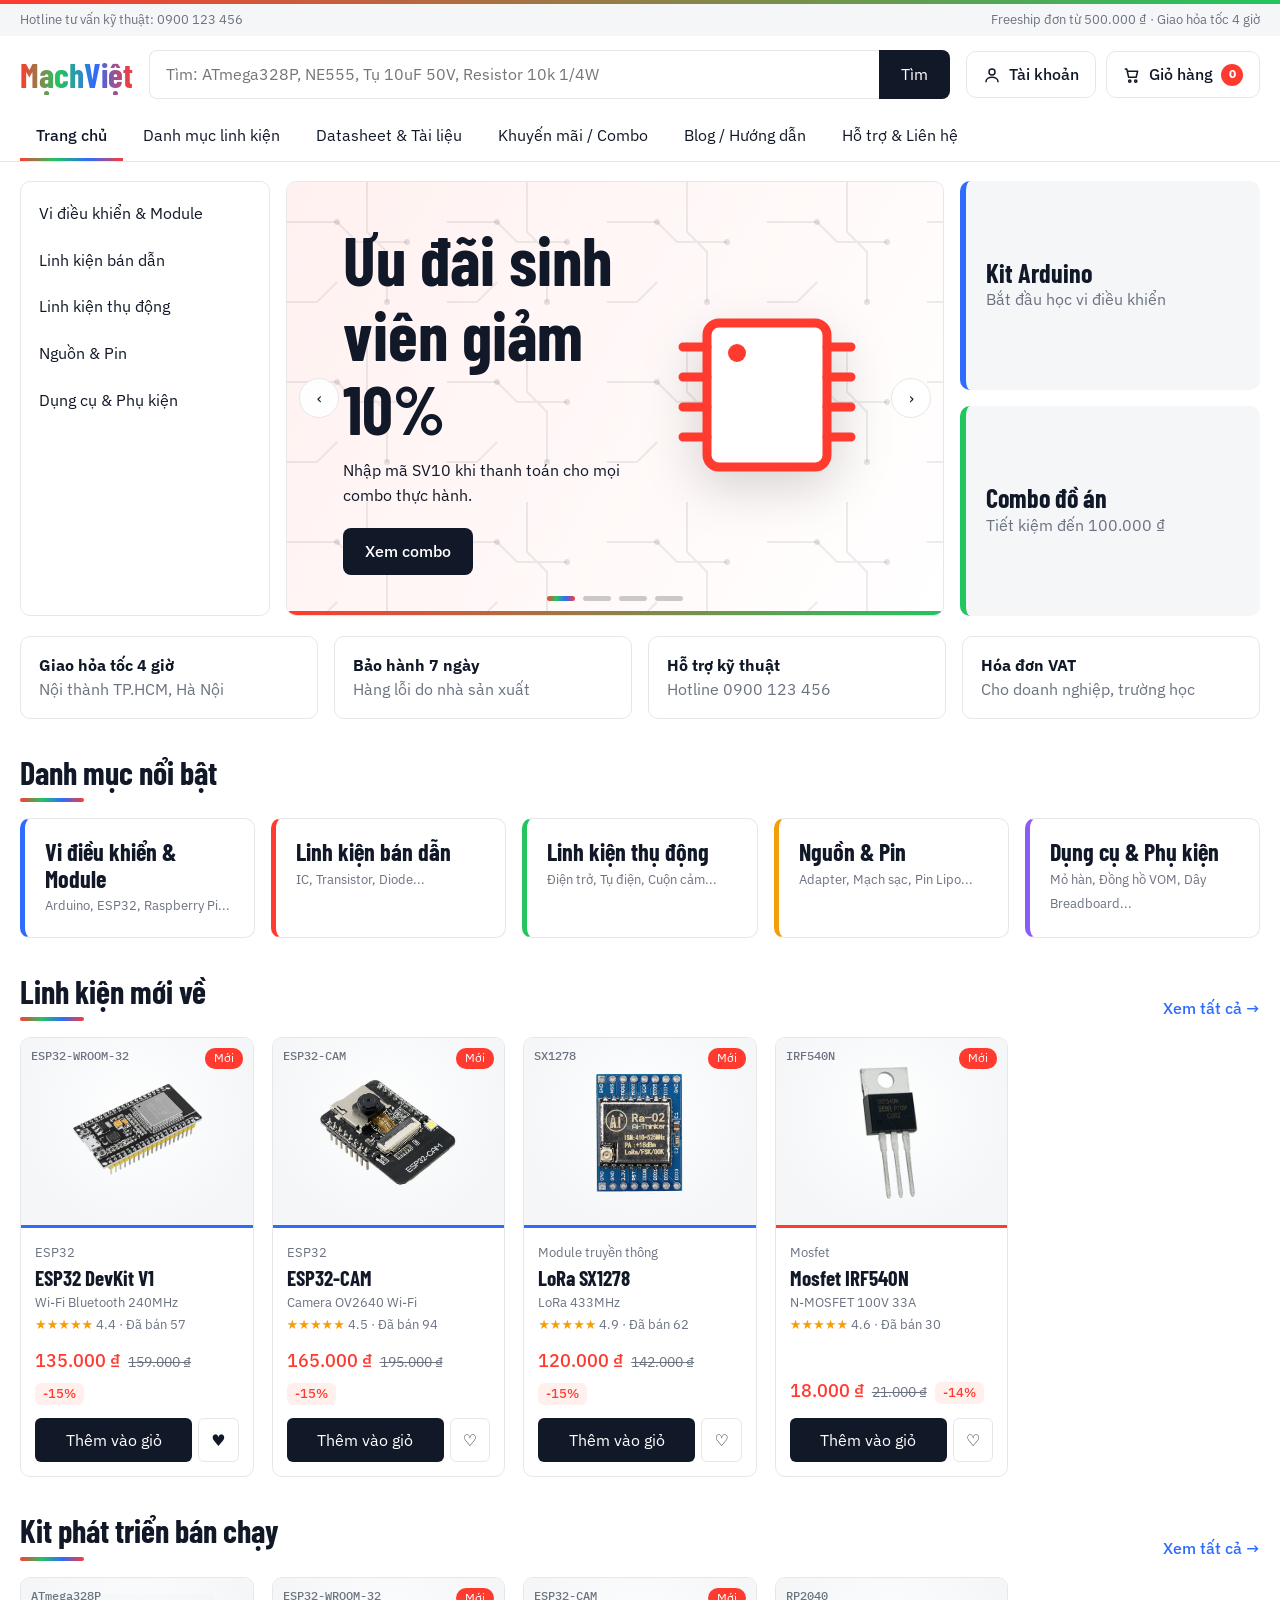
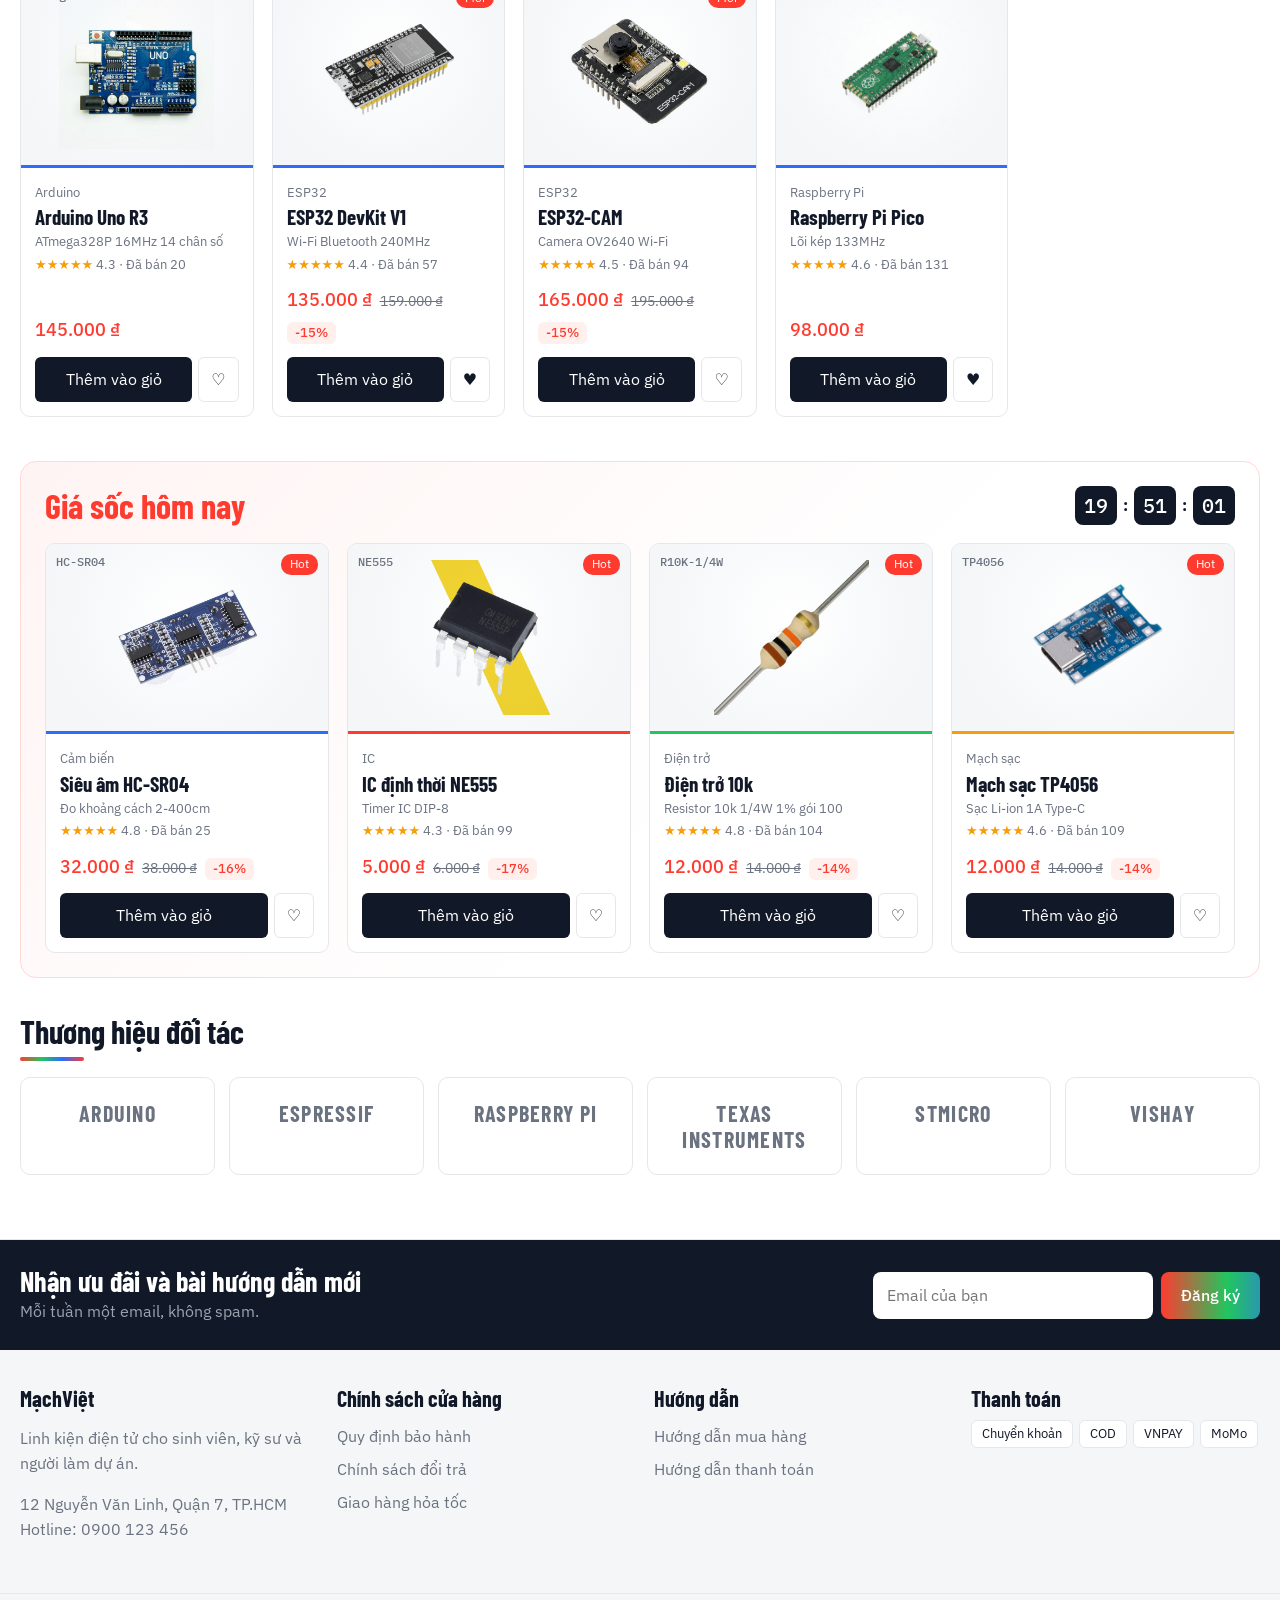
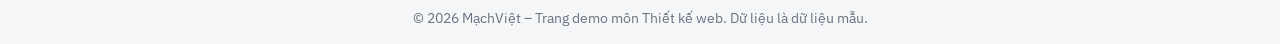
<file: index.html>
<!DOCTYPE html>
<html lang="vi">
<head>
  <meta charset="utf-8">
  <meta name="viewport" content="width=device-width, initial-scale=1">
  <title>Trang chủ – MạchViệt</title>
  <link rel="stylesheet" href="https://fonts.googleapis.com/css2?family=Barlow+Condensed:wght@600;700&family=IBM+Plex+Sans:wght@400;500&family=IBM+Plex+Mono:wght@500&display=swap">
  <link rel="stylesheet" href="css/base.css">
  <link rel="stylesheet" href="css/header.css">
  <link rel="stylesheet" href="css/footer.css">
  <link rel="stylesheet" href="css/home.css">
  <link rel="stylesheet" href="css/products.css">
  <link rel="stylesheet" href="css/cart.css">
  <link rel="stylesheet" href="css/pages.css">
  <link rel="stylesheet" href="css/sections.css">
  <link rel="stylesheet" href="css/theme.css">
</head>
<body data-page="home">
  <header id="site-header"></header>

  <main class="container">
    <section class="hero">
      <ul class="mega" id="mega"></ul>

      <div class="slider">
        <div class="slider-track" id="track">
          <div class="slide" style="background: linear-gradient(120deg, #fff1f0, #fff)">
            <div><h1>Ưu đãi sinh viên giảm 10%</h1><p>Nhập mã SV10 khi thanh toán cho mọi combo thực hành.</p><a class="btn" href="combo.html">Xem combo</a></div>
            <div class="slide-art" data-color="#ff3b30"></div>
          </div>
          <div class="slide" style="background: linear-gradient(120deg, #eefbf2, #fff)">
            <div><h1>ESP32 mới về kho</h1><p>Wi-Fi, Bluetooth và camera cho dự án IoT của bạn.</p><a class="btn" href="danh-muc.html?cat=0&sub=ESP32">Xem ESP32</a></div>
            <div class="slide-art" data-color="#22c55e"></div>
          </div>
          <div class="slide" style="background: linear-gradient(120deg, #eef3ff, #fff)">
            <div><h1>Đủ linh kiện cho đồ án</h1><p>Vi điều khiển, cảm biến, nguồn và dụng cụ trong một đơn.</p><a class="btn" href="danh-muc.html">Vào danh mục</a></div>
            <div class="slide-art" data-color="#2f6bff"></div>
          </div>
          <div class="slide" style="background: linear-gradient(120deg, #f6f0ff, #fff)">
            <div><h1>Freeship từ 500.000 ₫</h1><p>Giao hỏa tốc 4 giờ tại TP.HCM và Hà Nội.</p><a class="btn" href="ho-tro.html">Xem hỗ trợ</a></div>
            <div class="slide-art" data-color="#8b5cf6"></div>
          </div>
        </div>
        <button class="slider-btn prev" data-dir="-1" aria-label="Slide trước">‹</button>
        <button class="slider-btn next" data-dir="1" aria-label="Slide sau">›</button>
        <div class="slider-dots" id="dots"></div>
      </div>

      <div class="hero-side">
        <a class="mini-banner" style="--c: #2f6bff" href="danh-muc.html?cat=0&sub=Arduino"><h3>Kit Arduino</h3><span class="muted">Bắt đầu học vi điều khiển</span></a>
        <a class="mini-banner" style="--c: #22c55e" href="combo.html"><h3>Combo đồ án</h3><span class="muted">Tiết kiệm đến 100.000 ₫</span></a>
      </div>
    </section>

    <section class="perks">
      <div class="perk"><b>Giao hỏa tốc 4 giờ</b><span class="muted">Nội thành TP.HCM, Hà Nội</span></div>
      <div class="perk"><b>Bảo hành 7 ngày</b><span class="muted">Hàng lỗi do nhà sản xuất</span></div>
      <div class="perk"><b>Hỗ trợ kỹ thuật</b><span class="muted">Hotline 0900 123 456</span></div>
      <div class="perk"><b>Hóa đơn VAT</b><span class="muted">Cho doanh nghiệp, trường học</span></div>
    </section>

    <h2 class="section-title">Danh mục nổi bật</h2>
    <div class="tiles" id="tiles"></div>

    <div class="section-head"><h2 class="section-title">Linh kiện mới về</h2><a href="danh-muc.html">Xem tất cả →</a></div>
    <div class="grid" id="new-grid"></div>

    <div class="section-head"><h2 class="section-title">Kit phát triển bán chạy</h2><a href="danh-muc.html?cat=0">Xem tất cả →</a></div>
    <div class="grid" id="kit-grid"></div>

    <section class="flash">
      <div class="flash-head">
        <h2>Giá sốc hôm nay</h2>
        <div class="countdown" id="cd"></div>
      </div>
      <div class="grid" id="flash-grid"></div>
    </section>

    <h2 class="section-title">Thương hiệu đối tác</h2>
    <div class="brands">
      <span>Arduino</span><span>Espressif</span><span>Raspberry Pi</span>
      <span>Texas Instruments</span><span>STMicro</span><span>Vishay</span>
    </div>
  </main>

  <footer id="site-footer"></footer>

  <script src="js/data.js"></script>
  <script src="js/layout.js"></script>
  <script src="js/render.js"></script>
</body>
</html>
</file>
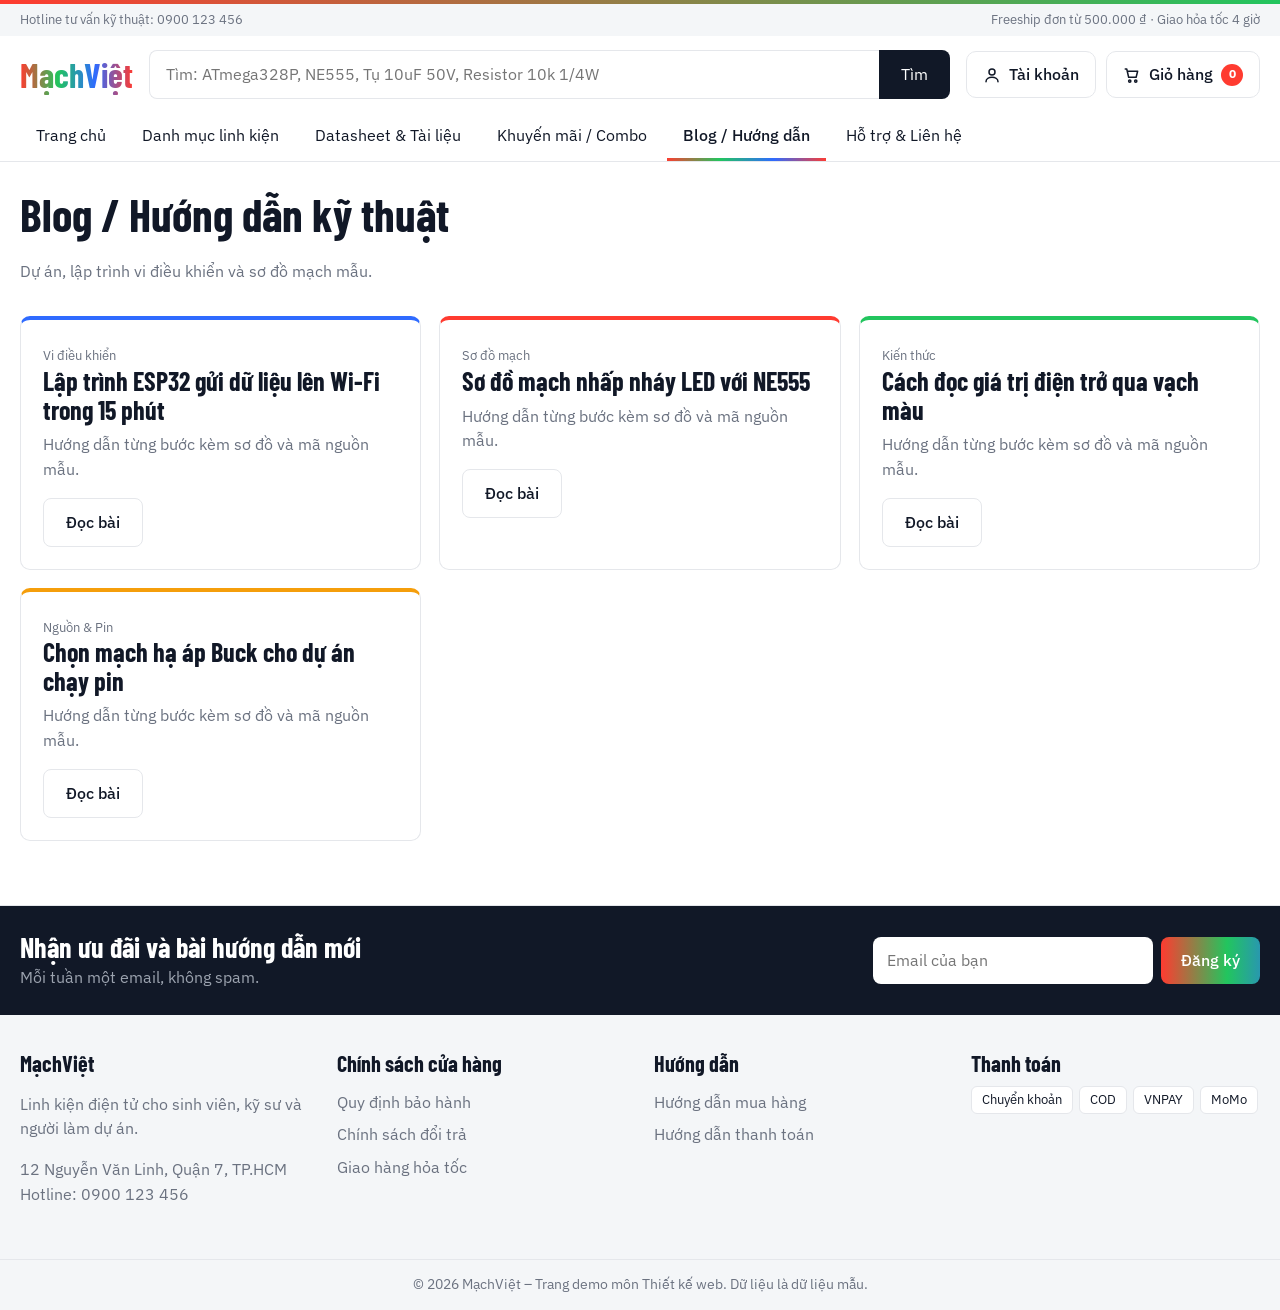
<file: blog.html>
<!DOCTYPE html>
<html lang="vi">
<head>
  <meta charset="utf-8">
  <meta name="viewport" content="width=device-width, initial-scale=1">
  <title>Blog / Hướng dẫn – MạchViệt</title>
  <link rel="stylesheet" href="https://fonts.googleapis.com/css2?family=Barlow+Condensed:wght@600;700&family=IBM+Plex+Sans:wght@400;500&family=IBM+Plex+Mono:wght@500&display=swap">
  <link rel="stylesheet" href="css/base.css">
  <link rel="stylesheet" href="css/header.css">
  <link rel="stylesheet" href="css/footer.css">
  <link rel="stylesheet" href="css/home.css">
  <link rel="stylesheet" href="css/products.css">
  <link rel="stylesheet" href="css/cart.css">
  <link rel="stylesheet" href="css/pages.css">
  <link rel="stylesheet" href="css/sections.css">
  <link rel="stylesheet" href="css/theme.css">
</head>
<body data-page="blog">
  <header id="site-header"></header>

  <main class="container">
    <h1 class="page-title">Blog / Hướng dẫn kỹ thuật</h1>
    <p class="muted">Dự án, lập trình vi điều khiển và sơ đồ mạch mẫu.</p>

    <div class="two-col" id="post-list"></div>
  </main>

  <footer id="site-footer"></footer>

  <script src="js/data.js"></script>
  <script src="js/layout.js"></script>
  <script src="js/render.js"></script>
</body>
</html>
</file>
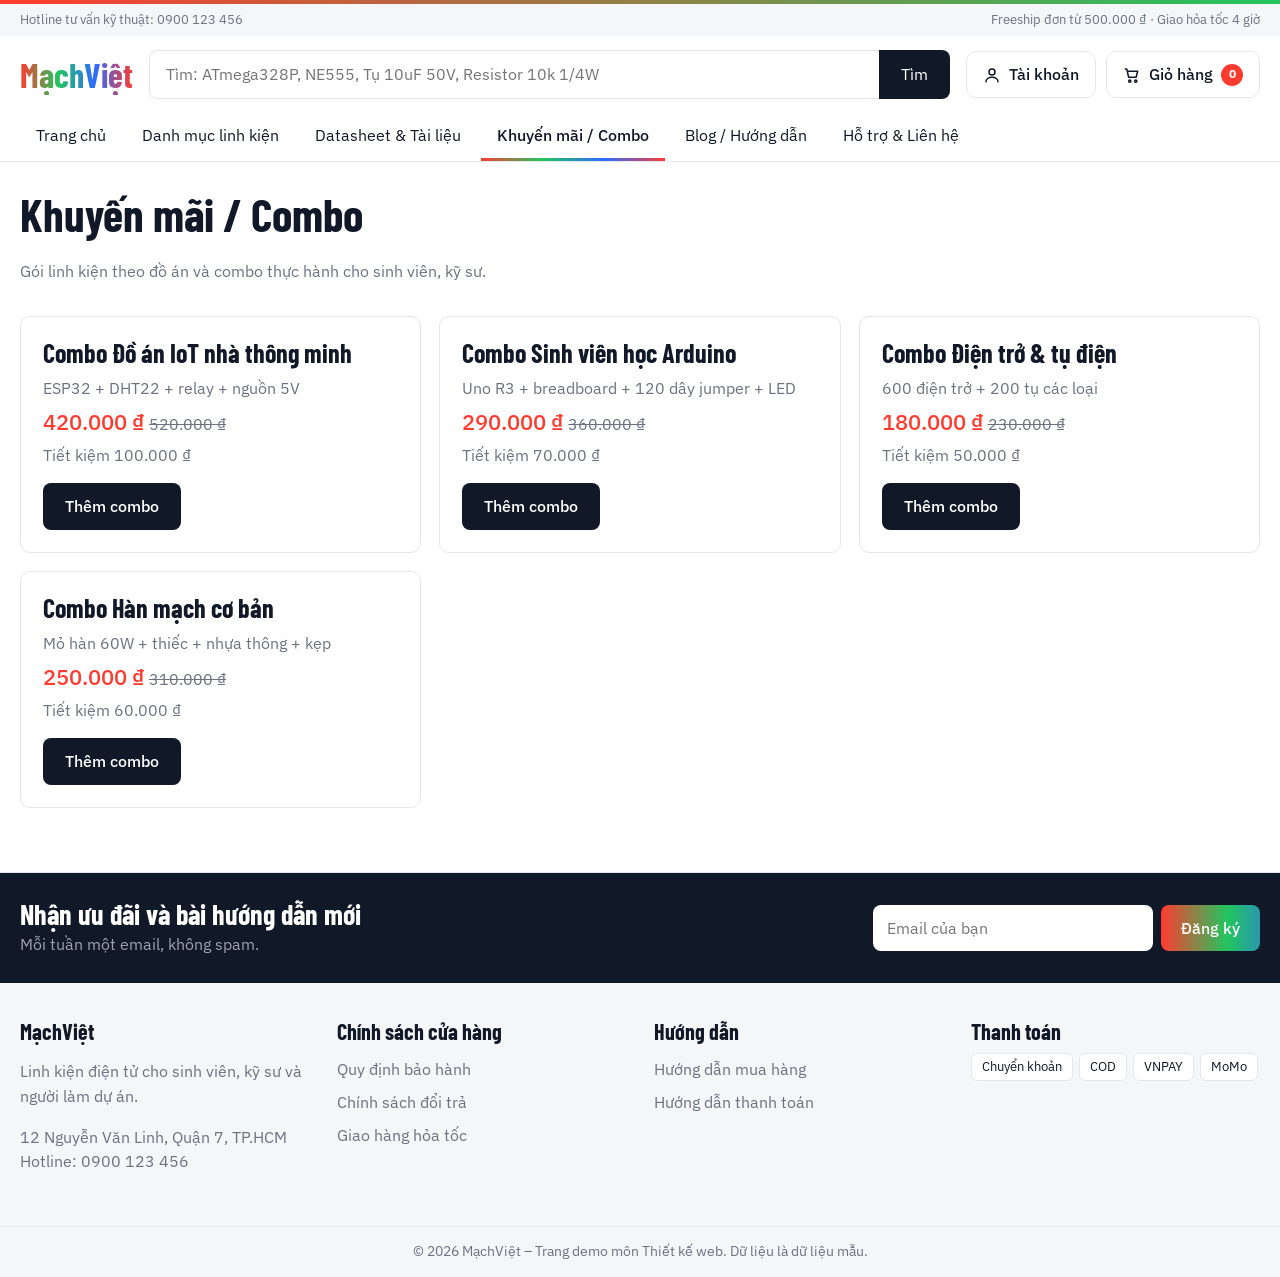
<file: combo.html>
<!DOCTYPE html>
<html lang="vi">
<head>
  <meta charset="utf-8">
  <meta name="viewport" content="width=device-width, initial-scale=1">
  <title>Khuyến mãi / Combo – MạchViệt</title>
  <link rel="stylesheet" href="https://fonts.googleapis.com/css2?family=Barlow+Condensed:wght@600;700&family=IBM+Plex+Sans:wght@400;500&family=IBM+Plex+Mono:wght@500&display=swap">
  <link rel="stylesheet" href="css/base.css">
  <link rel="stylesheet" href="css/header.css">
  <link rel="stylesheet" href="css/footer.css">
  <link rel="stylesheet" href="css/home.css">
  <link rel="stylesheet" href="css/products.css">
  <link rel="stylesheet" href="css/cart.css">
  <link rel="stylesheet" href="css/pages.css">
  <link rel="stylesheet" href="css/sections.css">
  <link rel="stylesheet" href="css/theme.css">
</head>
<body data-page="combo">
  <header id="site-header"></header>

  <main class="container">
    <h1 class="page-title">Khuyến mãi / Combo</h1>
    <p class="muted">Gói linh kiện theo đồ án và combo thực hành cho sinh viên, kỹ sư.</p>

    <div class="two-col" id="combo-list"></div>
  </main>

  <footer id="site-footer"></footer>

  <script src="js/data.js"></script>
  <script src="js/layout.js"></script>
  <script src="js/render.js"></script>
</body>
</html>
</file>
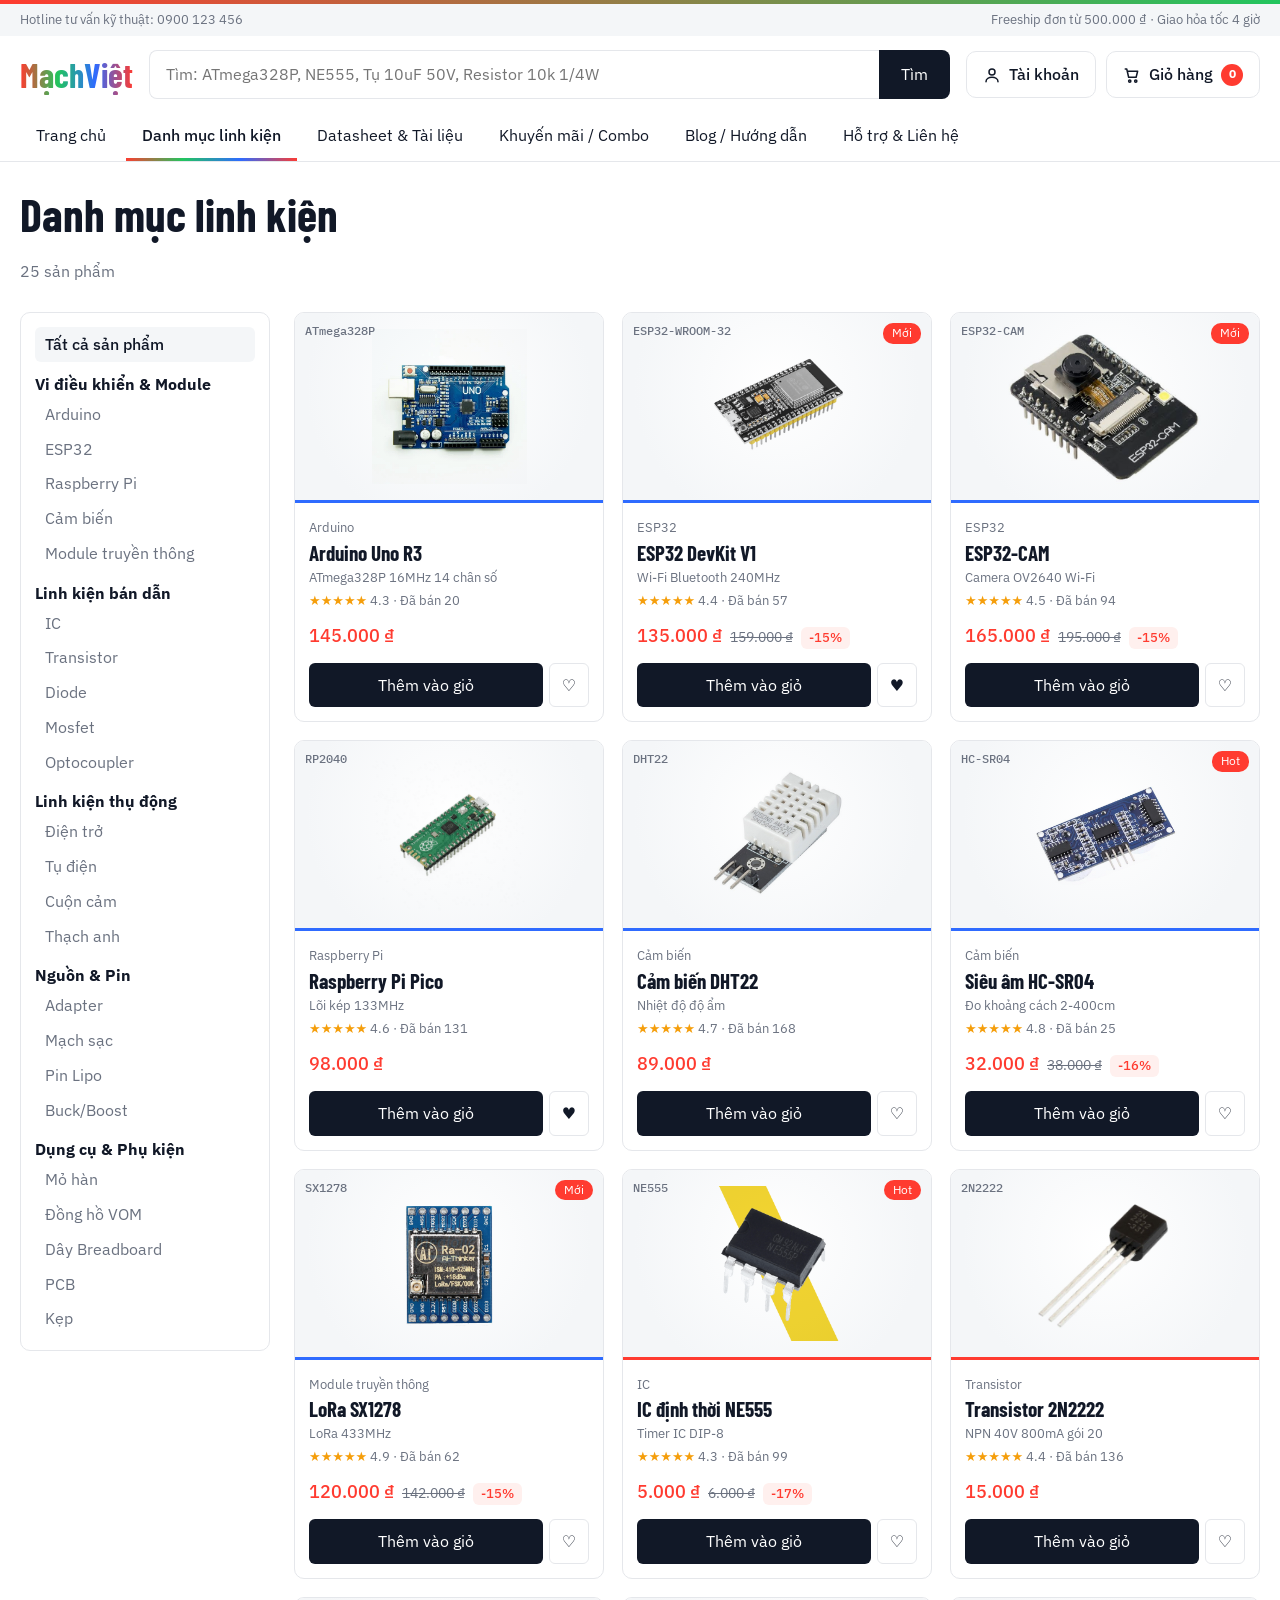
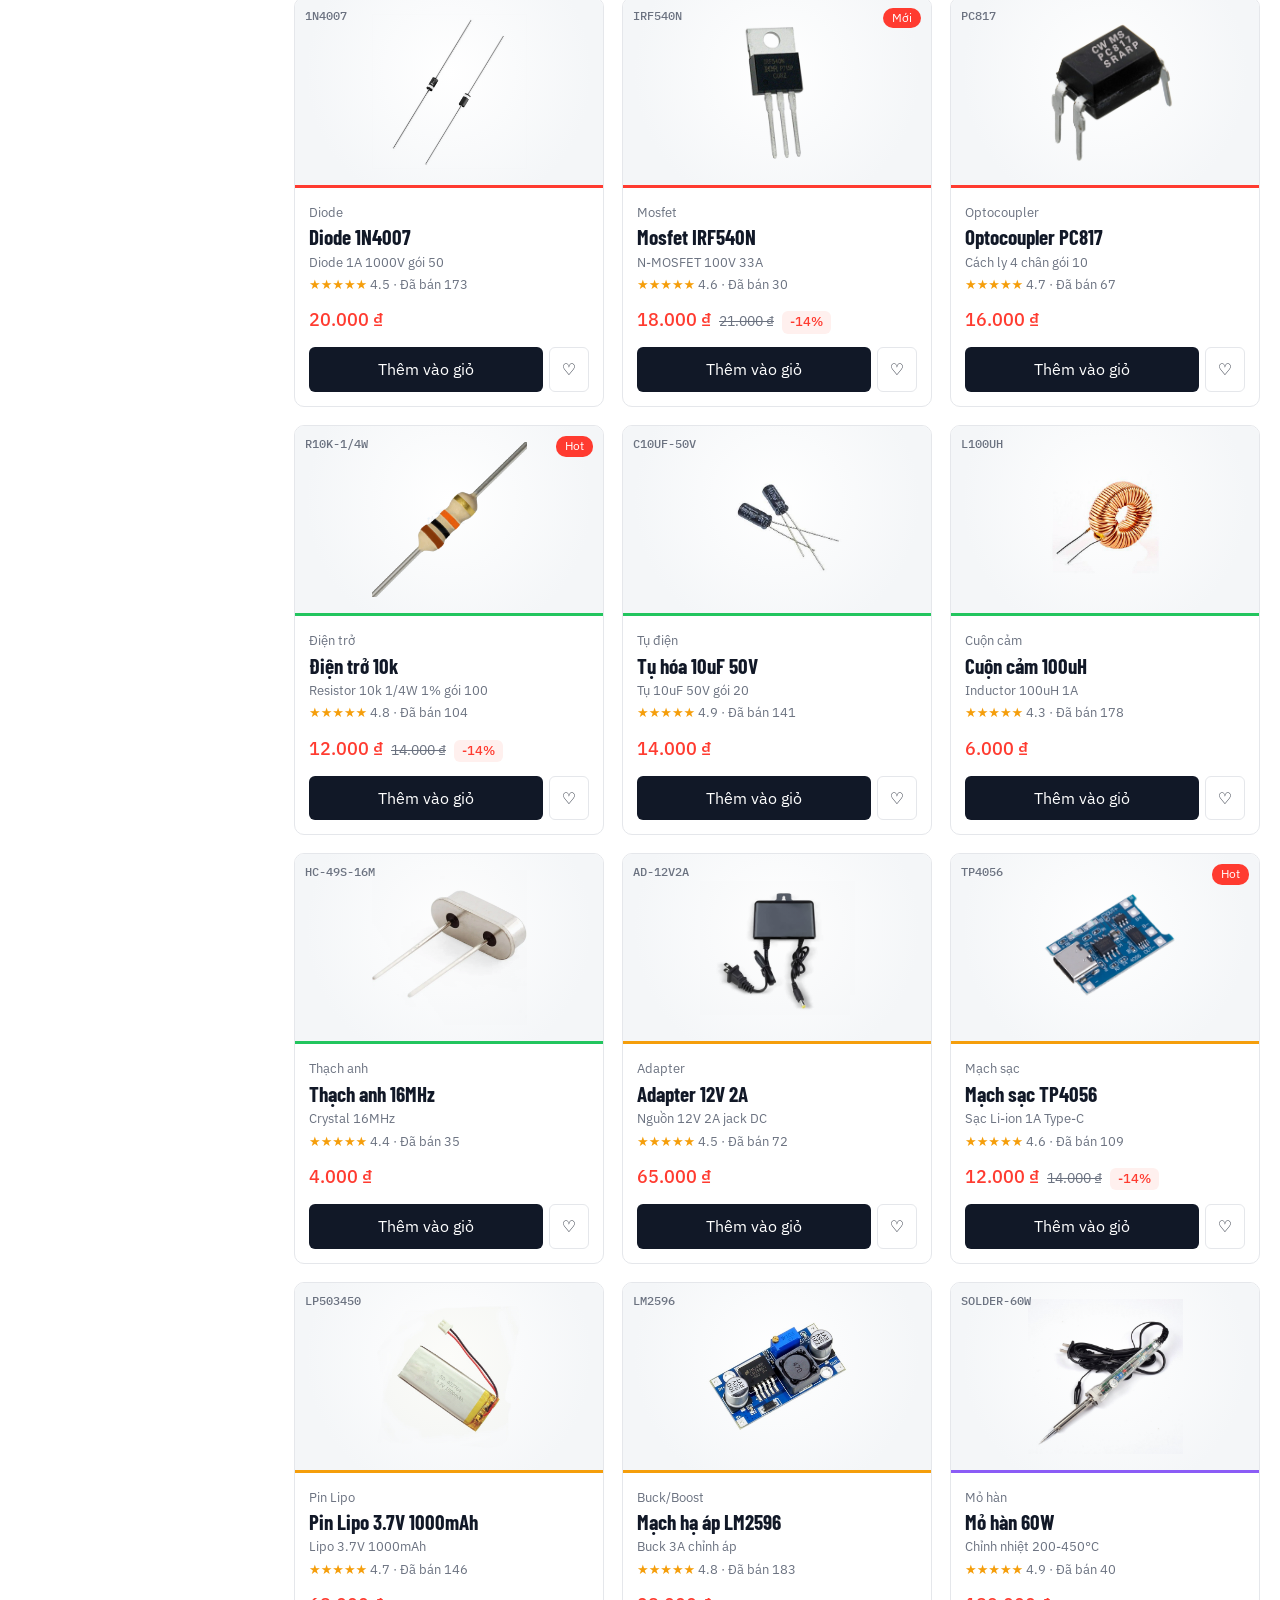
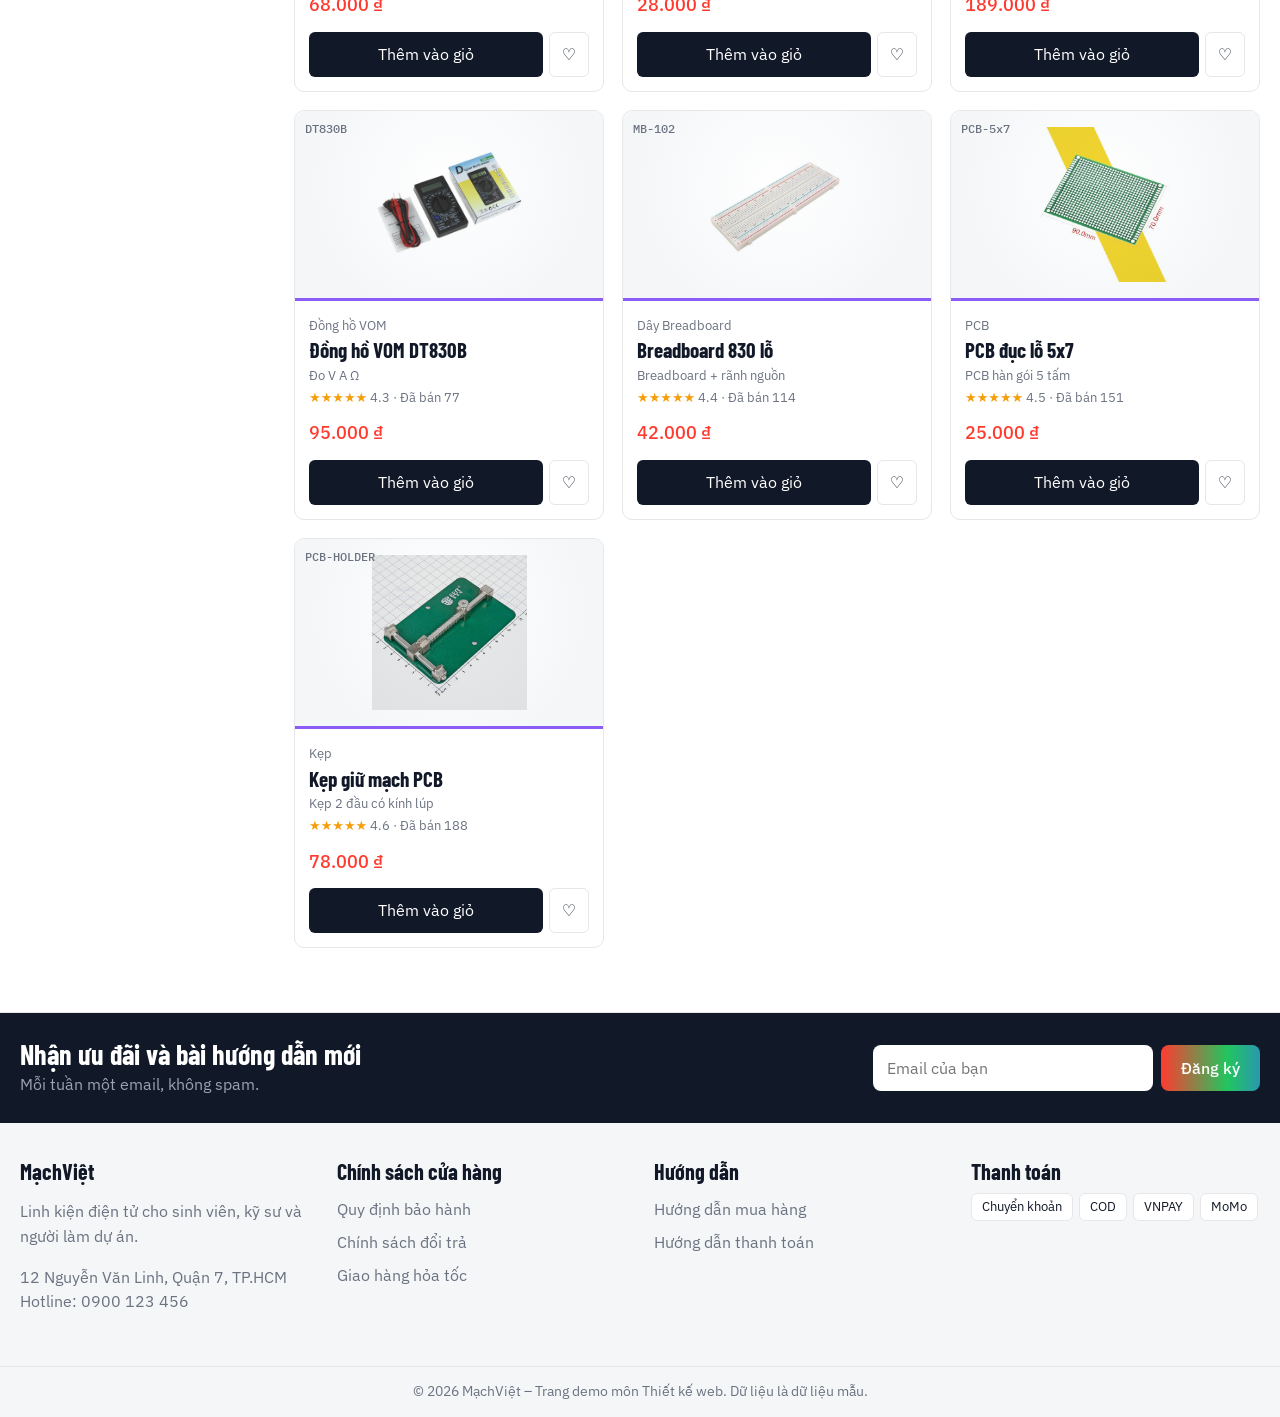
<file: danh-muc.html>
<!DOCTYPE html>
<html lang="vi">
<head>
  <meta charset="utf-8">
  <meta name="viewport" content="width=device-width, initial-scale=1">
  <title>Danh mục linh kiện – MạchViệt</title>
  <link rel="stylesheet" href="https://fonts.googleapis.com/css2?family=Barlow+Condensed:wght@600;700&family=IBM+Plex+Sans:wght@400;500&family=IBM+Plex+Mono:wght@500&display=swap">
  <link rel="stylesheet" href="css/base.css">
  <link rel="stylesheet" href="css/header.css">
  <link rel="stylesheet" href="css/footer.css">
  <link rel="stylesheet" href="css/home.css">
  <link rel="stylesheet" href="css/products.css">
  <link rel="stylesheet" href="css/cart.css">
  <link rel="stylesheet" href="css/pages.css">
  <link rel="stylesheet" href="css/sections.css">
  <link rel="stylesheet" href="css/theme.css">
</head>
<body data-page="catalog">
  <header id="site-header"></header>

  <main class="container">
    <h1 class="page-title">Danh mục linh kiện</h1>
    <p class="muted" id="count"></p>

    <div class="catalog">
      <aside class="side" id="side"></aside>
      <section class="grid" id="list"></section>
    </div>
  </main>

  <footer id="site-footer"></footer>

  <script src="js/data.js"></script>
  <script src="js/layout.js"></script>
  <script src="js/render.js"></script>
</body>
</html>
</file>
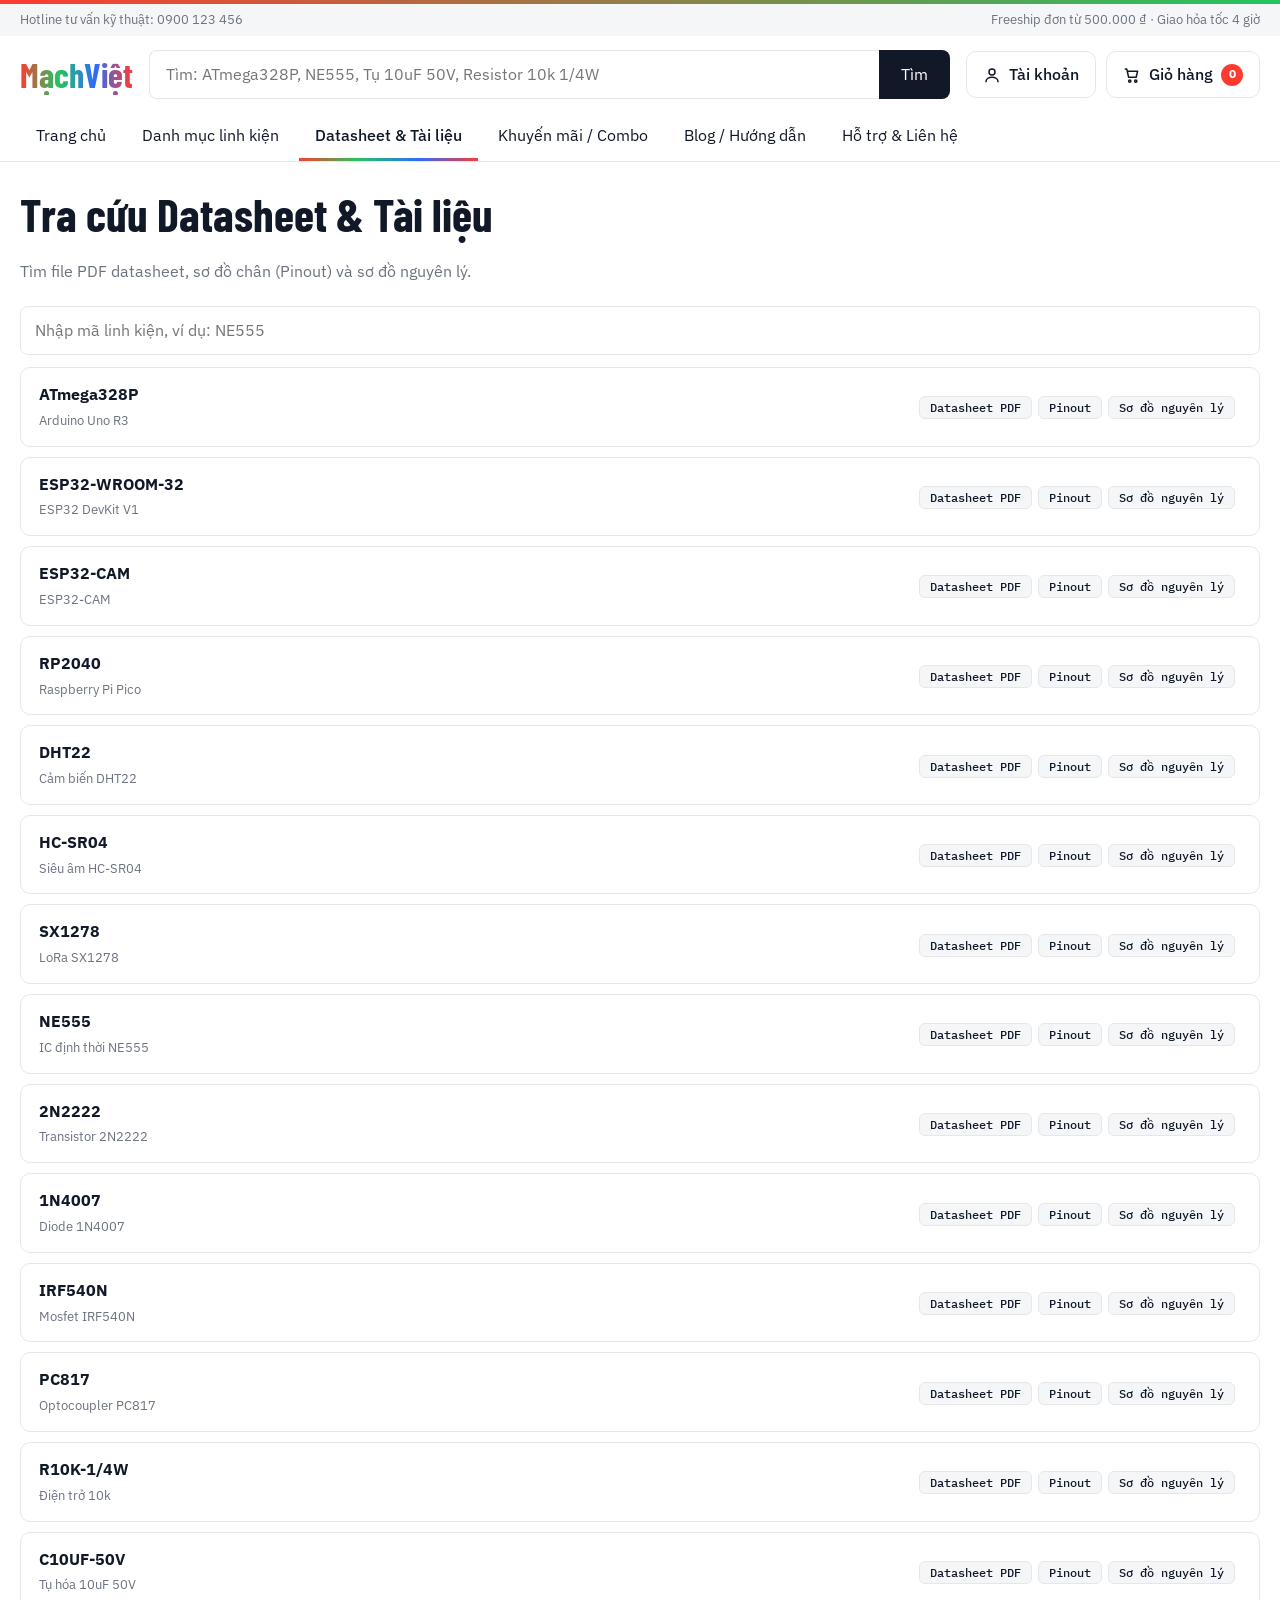
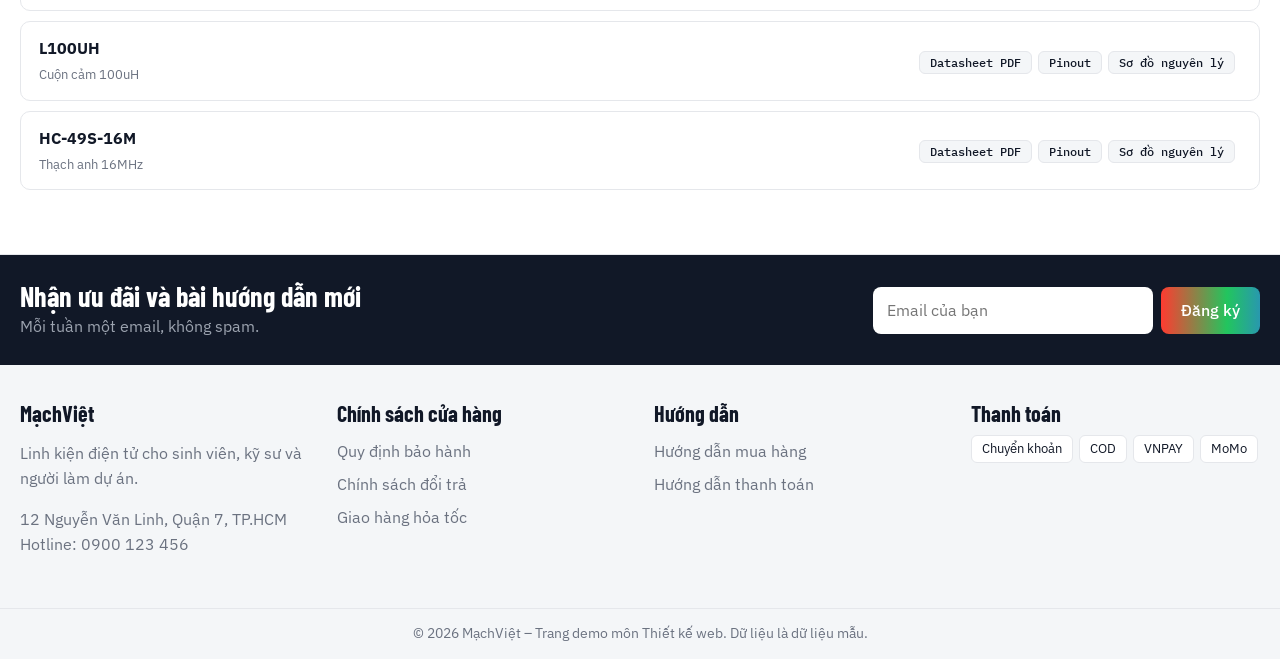
<file: datasheet.html>
<!DOCTYPE html>
<html lang="vi">
<head>
  <meta charset="utf-8">
  <meta name="viewport" content="width=device-width, initial-scale=1">
  <title>Datasheet & Tài liệu – MạchViệt</title>
  <link rel="stylesheet" href="https://fonts.googleapis.com/css2?family=Barlow+Condensed:wght@600;700&family=IBM+Plex+Sans:wght@400;500&family=IBM+Plex+Mono:wght@500&display=swap">
  <link rel="stylesheet" href="css/base.css">
  <link rel="stylesheet" href="css/header.css">
  <link rel="stylesheet" href="css/footer.css">
  <link rel="stylesheet" href="css/home.css">
  <link rel="stylesheet" href="css/products.css">
  <link rel="stylesheet" href="css/cart.css">
  <link rel="stylesheet" href="css/pages.css">
  <link rel="stylesheet" href="css/sections.css">
  <link rel="stylesheet" href="css/theme.css">
</head>
<body data-page="datasheet">
  <header id="site-header"></header>

  <main class="container">
    <h1 class="page-title">Tra cứu Datasheet & Tài liệu</h1>
    <p class="muted">Tìm file PDF datasheet, sơ đồ chân (Pinout) và sơ đồ nguyên lý.</p>

    <input class="field" id="ds-search" placeholder="Nhập mã linh kiện, ví dụ: NE555">
    <div id="ds-list"></div>
  </main>

  <footer id="site-footer"></footer>

  <script src="js/data.js"></script>
  <script src="js/layout.js"></script>
  <script src="js/render.js"></script>
</body>
</html>
</file>
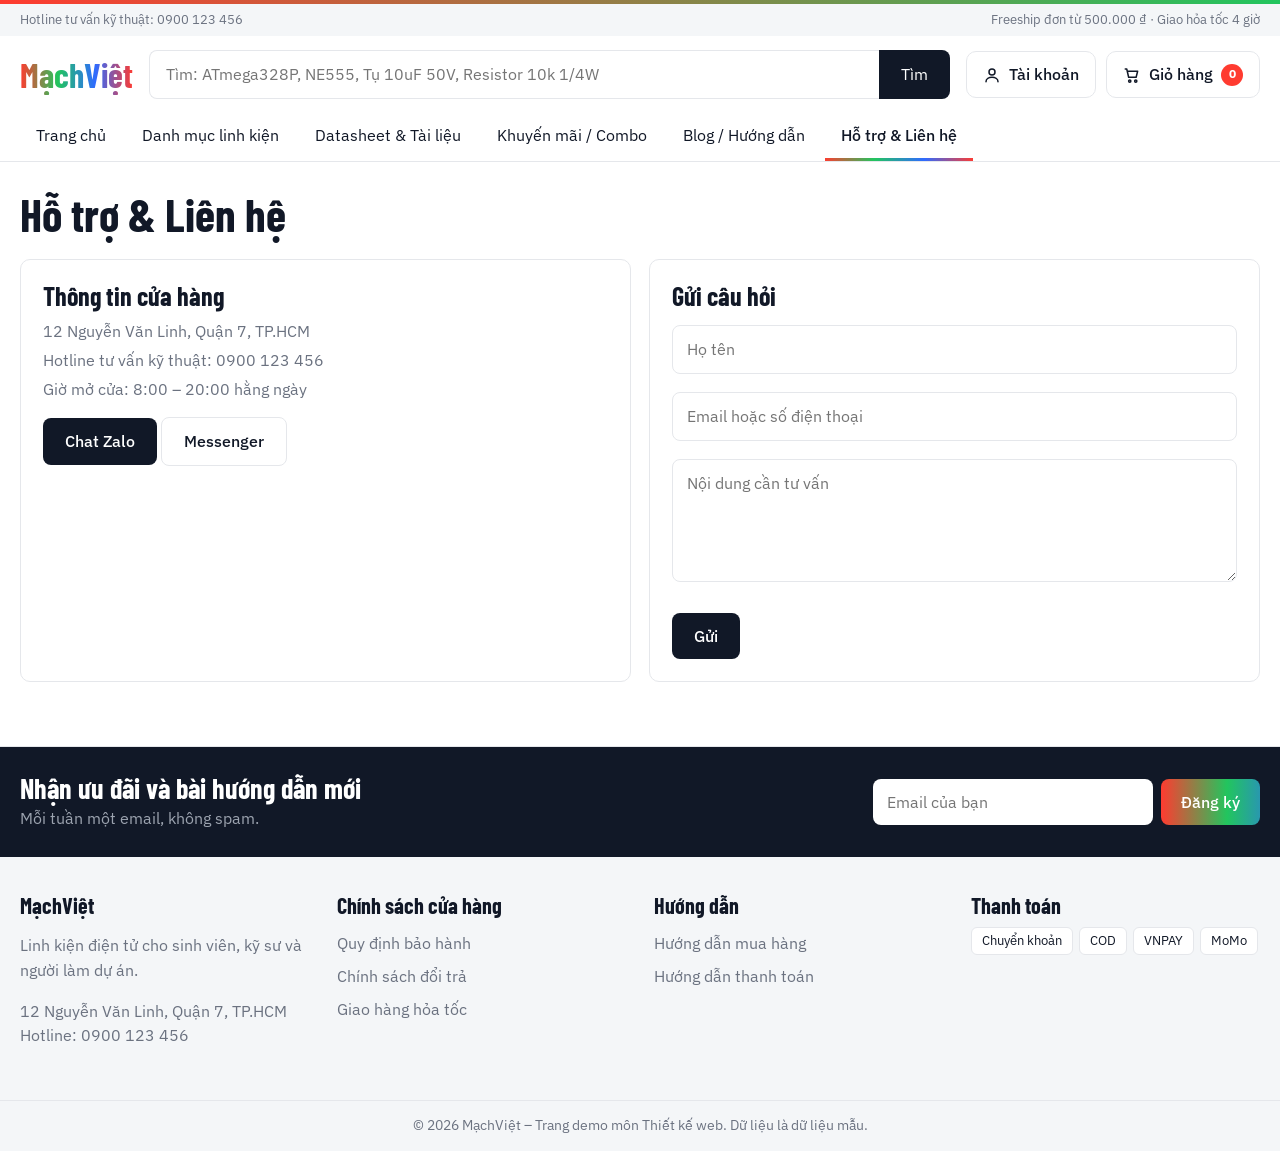
<file: ho-tro.html>
<!DOCTYPE html>
<html lang="vi">
<head>
  <meta charset="utf-8">
  <meta name="viewport" content="width=device-width, initial-scale=1">
  <title>Hỗ trợ & Liên hệ – MạchViệt</title>
  <link rel="stylesheet" href="https://fonts.googleapis.com/css2?family=Barlow+Condensed:wght@600;700&family=IBM+Plex+Sans:wght@400;500&family=IBM+Plex+Mono:wght@500&display=swap">
  <link rel="stylesheet" href="css/base.css">
  <link rel="stylesheet" href="css/header.css">
  <link rel="stylesheet" href="css/footer.css">
  <link rel="stylesheet" href="css/home.css">
  <link rel="stylesheet" href="css/products.css">
  <link rel="stylesheet" href="css/cart.css">
  <link rel="stylesheet" href="css/pages.css">
  <link rel="stylesheet" href="css/sections.css">
  <link rel="stylesheet" href="css/theme.css">
</head>
<body data-page="support">
  <header id="site-header"></header>

  <main class="container">
    <h1 class="page-title">Hỗ trợ & Liên hệ</h1>

    <div class="two-col">
      <div class="box">
        <h3>Thông tin cửa hàng</h3>
        <p>12 Nguyễn Văn Linh, Quận 7, TP.HCM</p>
        <p>Hotline tư vấn kỹ thuật: 0900 123 456</p>
        <p>Giờ mở cửa: 8:00 – 20:00 hằng ngày</p>
        <button class="btn" data-act="demo">Chat Zalo</button>
        <button class="btn light" data-act="demo">Messenger</button>
      </div>
      <div class="box">
        <h3>Gửi câu hỏi</h3>
        <input class="field" placeholder="Họ tên">
        <input class="field" placeholder="Email hoặc số điện thoại">
        <textarea class="field" rows="4" placeholder="Nội dung cần tư vấn"></textarea>
        <button class="btn" data-act="demo">Gửi</button>
      </div>
    </div>
  </main>

  <footer id="site-footer"></footer>

  <script src="js/data.js"></script>
  <script src="js/layout.js"></script>
  <script src="js/render.js"></script>
</body>
</html>
</file>
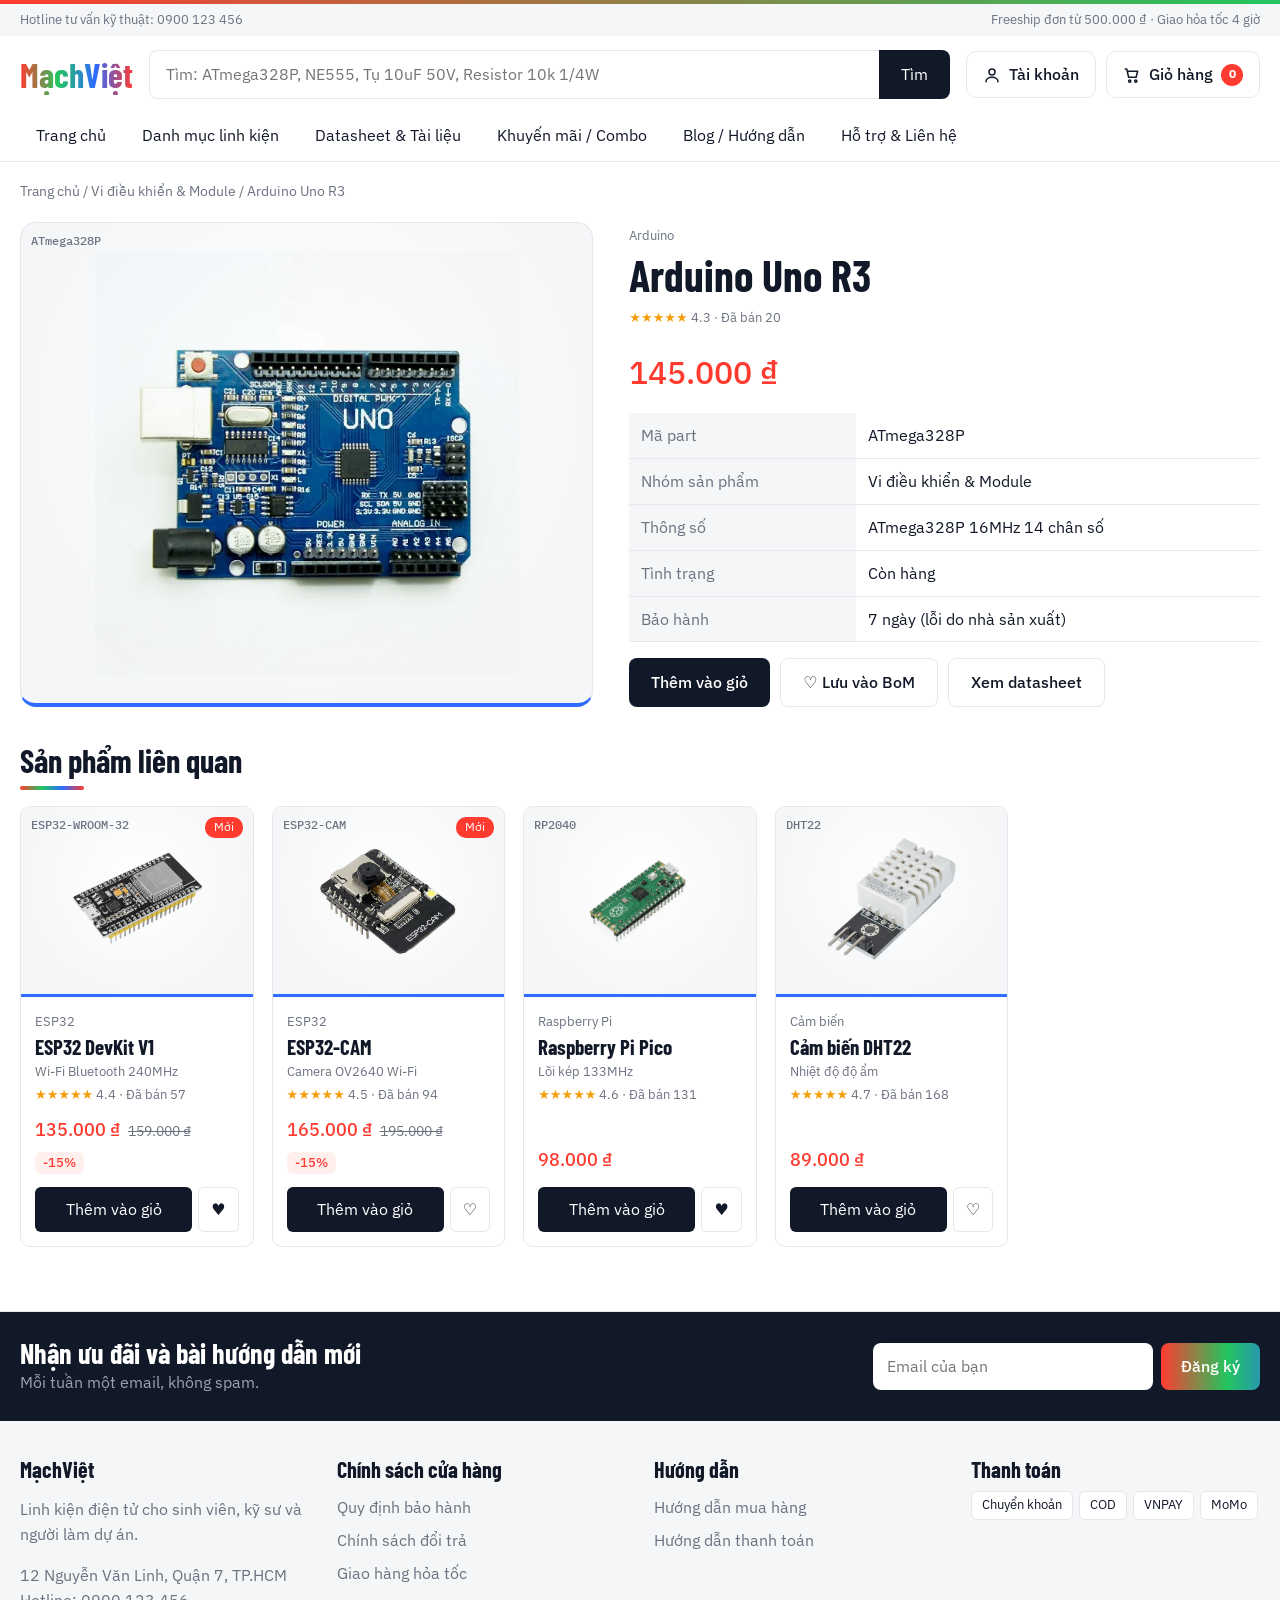
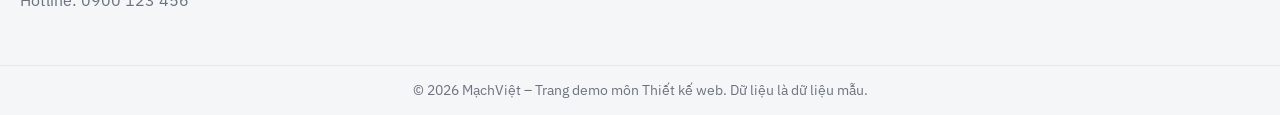
<file: san-pham.html>
<!DOCTYPE html>
<html lang="vi">
<head>
  <meta charset="utf-8">
  <meta name="viewport" content="width=device-width, initial-scale=1">
  <title>Sản phẩm – MạchViệt</title>
  <link rel="stylesheet" href="https://fonts.googleapis.com/css2?family=Barlow+Condensed:wght@600;700&family=IBM+Plex+Sans:wght@400;500&family=IBM+Plex+Mono:wght@500&display=swap">
  <link rel="stylesheet" href="css/base.css">
  <link rel="stylesheet" href="css/header.css">
  <link rel="stylesheet" href="css/footer.css">
  <link rel="stylesheet" href="css/home.css">
  <link rel="stylesheet" href="css/products.css">
  <link rel="stylesheet" href="css/cart.css">
  <link rel="stylesheet" href="css/pages.css">
  <link rel="stylesheet" href="css/sections.css">
  <link rel="stylesheet" href="css/theme.css">
</head>
<body data-page="product">
  <header id="site-header"></header>

  <main class="container">
    <div id="detail"></div>

    <h2 class="section-title">Sản phẩm liên quan</h2>
    <div class="grid" id="related"></div>
  </main>

  <footer id="site-footer"></footer>

  <script src="js/data.js"></script>
  <script src="js/layout.js"></script>
  <script src="js/render.js"></script>
</body>
</html>
</file>
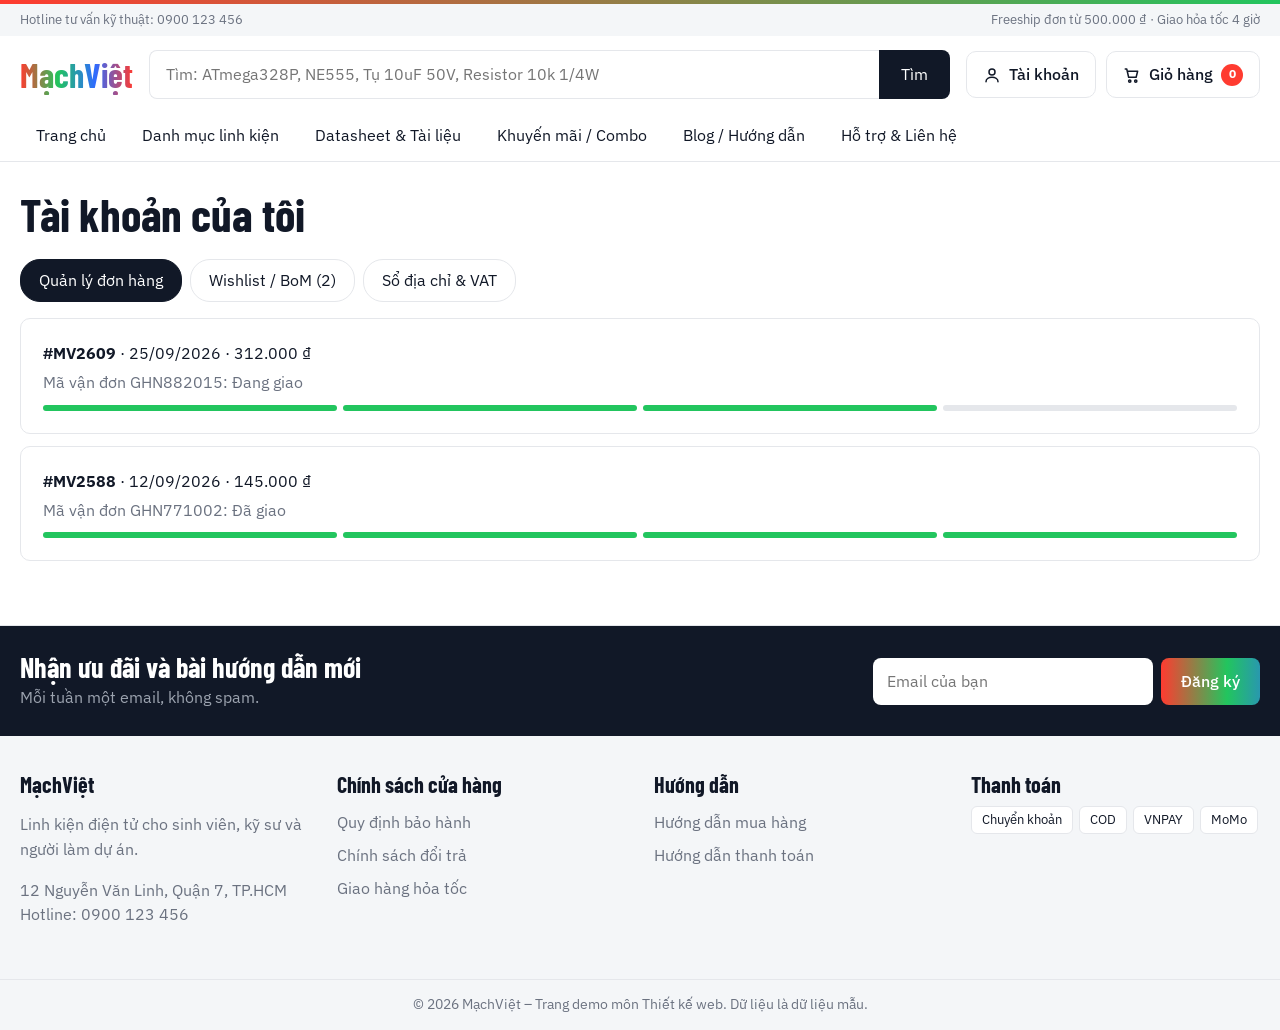
<file: tai-khoan.html>
<!DOCTYPE html>
<html lang="vi">
<head>
  <meta charset="utf-8">
  <meta name="viewport" content="width=device-width, initial-scale=1">
  <title>Tài khoản – MạchViệt</title>
  <link rel="stylesheet" href="https://fonts.googleapis.com/css2?family=Barlow+Condensed:wght@600;700&family=IBM+Plex+Sans:wght@400;500&family=IBM+Plex+Mono:wght@500&display=swap">
  <link rel="stylesheet" href="css/base.css">
  <link rel="stylesheet" href="css/header.css">
  <link rel="stylesheet" href="css/footer.css">
  <link rel="stylesheet" href="css/home.css">
  <link rel="stylesheet" href="css/products.css">
  <link rel="stylesheet" href="css/cart.css">
  <link rel="stylesheet" href="css/pages.css">
  <link rel="stylesheet" href="css/sections.css">
  <link rel="stylesheet" href="css/theme.css">
</head>
<body data-page="account">
  <header id="site-header"></header>

  <main class="container">
    <h1 class="page-title">Tài khoản của tôi</h1>

    <div class="tabs" id="acc-tabs"></div>
    <div id="acc-body"></div>
  </main>

  <footer id="site-footer"></footer>

  <script src="js/data.js"></script>
  <script src="js/layout.js"></script>
  <script src="js/render.js"></script>
</body>
</html>
</file>
<file: css/base.css>
:root {
  --bg: #ffffff;
  --soft: #f4f6f8;
  --ink: #111827;
  --mute: #6b7280;
  --line: #e5e7eb;
  --red: #ff3b30;
  --green: #22c55e;
  --blue: #2f6bff;
  --rgb: linear-gradient(90deg, var(--red), var(--green), var(--blue), var(--red));
  --radius: 10px;
}

* { box-sizing: border-box; }

body {
  margin: 0;
  background: var(--bg);
  color: var(--ink);
  font: 16px/1.55 "IBM Plex Sans", system-ui, sans-serif;
}

h1, h2, h3 {
  margin: 0;
  font-family: "Barlow Condensed", "Arial Narrow", sans-serif;
  line-height: 1.1;
}

a { color: inherit; text-decoration: none; }
button, input, select, textarea { font: inherit; color: inherit; }
button { cursor: pointer; }
:focus-visible { outline: 2px solid var(--blue); outline-offset: 2px; }

.container { max-width: 1280px; margin: 0 auto; padding: 0 20px; }


.rgb-line {
  height: 4px;
  background: var(--rgb);
  background-size: 300% 100%;
  animation: rgb-flow 8s linear infinite;
}
@keyframes rgb-flow { to { background-position: 300% 0; } }

.btn {
  display: inline-block;
  padding: 11px 22px;
  border: 0;
  border-radius: 8px;
  background: var(--ink);
  color: #fff;
  font-weight: 500;
}
.btn:hover { box-shadow: 0 3px 0 var(--blue); }
.btn.light { background: #fff; color: var(--ink); border: 1px solid var(--line); }

.section-title { padding: 36px 0 16px; font-size: 32px; }
.section-title::after {
  content: "";
  display: block;
  width: 64px;
  height: 4px;
  margin-top: 8px;
  border-radius: 2px;
  background: var(--rgb);
}
.page-title { padding: 28px 0 4px; font-size: 40px; }
.muted { color: var(--mute); }

#toast {
  position: fixed;
  left: 50%;
  bottom: 24px;
  transform: translateX(-50%);
  padding: 10px 20px;
  border-radius: 8px;
  background: var(--ink);
  color: #fff;
  opacity: 0;
  pointer-events: none;
  transition: opacity .2s;
  z-index: 100;
}
#toast.show { opacity: 1; }

@media (prefers-reduced-motion: reduce) {
  .rgb-line { animation: none; }
}
</file>
<file: css/header.css>
.site-header {
  position: sticky;
  top: 0;
  z-index: 50;
  background: #fff;
  box-shadow: 0 1px 0 var(--line);
}

.topbar { background: var(--soft); font-size: 13px; color: var(--mute); }
.topbar .container {
  display: flex;
  justify-content: space-between;
  gap: 12px;
  padding-top: 6px;
  padding-bottom: 6px;
}

.mainbar {
  display: flex;
  align-items: center;
  gap: 16px;
  padding-top: 14px;
  padding-bottom: 14px;
}

.logo {
  font: 700 34px "Barlow Condensed", sans-serif;
  background: var(--rgb);
  -webkit-background-clip: text;
  background-clip: text;
  color: transparent;
}

.search { flex: 1; display: flex; }
.search input {
  flex: 1;
  padding: 11px 16px;
  border: 1px solid var(--line);
  border-right: 0;
  border-radius: 8px 0 0 8px;
}
.search button {
  padding: 0 22px;
  border: 0;
  border-radius: 0 8px 8px 0;
  background: var(--ink);
  color: #fff;
}

.header-actions { display: flex; gap: 10px; }
.action-btn {
  padding: 10px 16px;
  border: 1px solid var(--line);
  border-radius: 8px;
  background: #fff;
  white-space: nowrap;
}
.action-btn:hover { border-color: var(--blue); }

.main-nav { display: flex; gap: 4px; overflow-x: auto; }
.main-nav a {
  padding: 10px 16px;
  border-bottom: 3px solid transparent;
  white-space: nowrap;
}
.main-nav a.active {
  font-weight: 500;
  border-image: var(--rgb) 1;
}

@media (max-width: 800px) {
  .mainbar { flex-wrap: wrap; }
  .search { order: 3; flex-basis: 100%; }
  .topbar .container span:last-child { display: none; }
}
</file>
<file: css/footer.css>
.site-footer {
  margin-top: 64px;
  background: var(--soft);
  border-top: 1px solid var(--line);
}

.footer-grid {
  display: grid;
  grid-template-columns: repeat(auto-fit, minmax(220px, 1fr));
  gap: 28px;
  padding-top: 36px;
  padding-bottom: 36px;
}
.footer-grid h3 { margin-bottom: 10px; font-size: 22px; }
.footer-grid button {
  display: block;
  padding: 4px 0;
  border: 0;
  background: none;
  color: var(--mute);
  text-align: left;
}
.footer-grid button:hover { color: var(--blue); }

.copyright {
  padding: 14px;
  border-top: 1px solid var(--line);
  color: var(--mute);
  font-size: 14px;
  text-align: center;
}

dialog { max-width: 480px; padding: 24px; border: 1px solid var(--line); border-radius: 12px; }
dialog::backdrop { background: rgba(0, 0, 0, .4); }
dialog h3 { margin-bottom: 8px; font-size: 26px; }
</file>
<file: css/home.css>
.hero {
  display: grid;
  grid-template-columns: 250px 1fr 300px;
  gap: 16px;
  margin-top: 20px;
}

.mega {
  position: relative;
  z-index: 5;
  margin: 0;
  padding: 8px 0;
  list-style: none;
  border: 1px solid var(--line);
  border-radius: var(--radius);
  background: #fff;
}
.mega > li > a { display: block; padding: 11px 18px; }
.mega > li:hover > a { background: var(--soft); border-left: 4px solid var(--c); padding-left: 14px; }
.flyout {
  display: none;
  position: absolute;
  top: 0;
  left: 100%;
  width: 260px;
  padding: 14px 18px;
  border: 1px solid var(--line);
  border-radius: var(--radius);
  background: #fff;
  box-shadow: 0 10px 30px rgba(0, 0, 0, .1);
}
.mega li:hover .flyout { display: block; }
.flyout a { display: block; padding: 5px 0; color: var(--mute); }
.flyout a:hover { color: var(--blue); }

.slider { position: relative; overflow: hidden; border-radius: var(--radius); border: 1px solid var(--line); }
.slider-track { display: flex; transition: transform .6s ease; }
.slide {
  display: flex;
  align-items: center;
  justify-content: space-between;
  gap: 20px;
  min-width: 100%;
  min-height: 380px;
  padding: 40px 56px;
}
.slide h1 { max-width: 12ch; font-size: clamp(36px, 5vw, 60px); }
.slide p { max-width: 36ch; margin: 12px 0 20px; }
.slide-art svg { width: 200px; }

.slider-btn {
  position: absolute;
  top: 50%;
  width: 40px;
  height: 40px;
  transform: translateY(-50%);
  border: 1px solid var(--line);
  border-radius: 50%;
  background: rgba(255, 255, 255, .9);
}
.slider-btn.prev { left: 12px; }
.slider-btn.next { right: 12px; }
.slider-dots { position: absolute; bottom: 14px; left: 0; right: 0; display: flex; justify-content: center; gap: 8px; }
.slider-dots button { width: 28px; height: 5px; padding: 0; border: 0; border-radius: 3px; background: rgba(0, 0, 0, .2); }
.slider-dots button.on { background: var(--rgb); }

.hero-side { display: grid; grid-template-rows: 1fr 1fr; gap: 16px; }
.mini-banner {
  display: flex;
  flex-direction: column;
  justify-content: center;
  padding: 20px;
  border-radius: var(--radius);
  border-left: 6px solid var(--c);
  background: var(--soft);
}
.mini-banner h3 { font-size: 26px; }

.perks { display: grid; grid-template-columns: repeat(auto-fit, minmax(220px, 1fr)); gap: 16px; margin-top: 20px; }
.perk { padding: 16px 18px; border: 1px solid var(--line); border-radius: var(--radius); }
.perk b { display: block; }

.tiles { display: grid; grid-template-columns: repeat(auto-fit, minmax(210px, 1fr)); gap: 16px; }
.tile { padding: 20px; border: 1px solid var(--line); border-left: 5px solid var(--c); border-radius: var(--radius); }
.tile:hover { box-shadow: 0 8px 20px rgba(0, 0, 0, .08); }
.tile h3 { font-size: 24px; }

@media (max-width: 1000px) {
  .hero { grid-template-columns: 1fr; }
  .mega, .hero-side { display: none; }
  .slide { flex-direction: column; align-items: flex-start; padding: 28px 24px; }
  .slide-art svg { width: 90px; }
}
</file>
<file: css/products.css>
.grid { display: grid; grid-template-columns: repeat(auto-fill, minmax(230px, 1fr)); gap: 18px; }

.card {
  display: flex;
  flex-direction: column;
  overflow: hidden;
  border: 1px solid var(--line);
  border-radius: var(--radius);
  background: #fff;
}
.card:hover { box-shadow: 0 8px 22px rgba(0, 0, 0, .09); }

.card-pic {
  position: relative;
  display: grid;
  place-items: center;
  height: 150px;
  background: var(--soft);
  border-bottom: 3px solid var(--c);
}
.card-pic svg { width: 78px; }
.card-part { position: absolute; left: 10px; top: 10px; font: 500 12px "IBM Plex Mono", monospace; color: var(--mute); }
.badge { position: absolute; right: 10px; top: 10px; padding: 1px 9px; border-radius: 10px; background: var(--red); color: #fff; font-size: 12px; }

.card-body { display: flex; flex: 1; flex-direction: column; gap: 3px; padding: 14px; }
.card-body h3 { font-size: 21px; }
.card-body small { color: var(--mute); }
.price { margin-top: auto; padding-top: 8px; font-size: 18px; font-weight: 500; color: var(--red); }
.card-actions { display: flex; gap: 6px; margin-top: 10px; }
.card-actions .add { flex: 1; padding: 9px; border: 0; border-radius: 6px; background: var(--ink); color: #fff; }
.card-actions .wish { padding: 9px 12px; border: 1px solid var(--line); border-radius: 6px; background: #fff; }

.catalog { display: grid; grid-template-columns: 250px 1fr; gap: 24px; padding-top: 12px; }
.side { align-self: start; padding: 14px; border: 1px solid var(--line); border-radius: var(--radius); }
.side b { display: block; margin-top: 10px; }
.side a { display: block; padding: 5px 10px; border-radius: 6px; color: var(--mute); }
.side a.on { background: var(--soft); color: var(--ink); font-weight: 500; }

@media (max-width: 800px) {
  .catalog { grid-template-columns: 1fr; }
}
</file>
<file: css/cart.css>
.drawer {
  position: fixed;
  top: 0;
  right: 0;
  bottom: 0;
  z-index: 90;
  display: flex;
  flex-direction: column;
  gap: 10px;
  width: min(420px, 100%);
  padding: 18px;
  border-left: 1px solid var(--line);
  background: #fff;
  transform: translateX(100%);
  transition: transform .25s;
}
.drawer.open { transform: none; }
.drawer-head { display: flex; align-items: center; justify-content: space-between; }
.drawer-head h2 { font-size: 30px; }
.drawer-lines { flex: 1; overflow: auto; }

.cart-line {
  display: flex;
  align-items: center;
  justify-content: space-between;
  gap: 8px;
  padding: 10px 0;
  border-bottom: 1px solid var(--line);
  font-size: 14px;
}
.qty button { width: 28px; height: 28px; border: 1px solid var(--line); border-radius: 6px; background: #fff; }

.coupon-row { display: flex; gap: 6px; }
.coupon-row input, .drawer select { flex: 1; padding: 9px 12px; border: 1px solid var(--line); border-radius: 8px; }

.total-row { display: flex; justify-content: space-between; color: var(--mute); font-size: 14px; }
.total-row.big { color: var(--ink); font-size: 18px; font-weight: 500; }

@media (prefers-reduced-motion: reduce) {
  .drawer { transition: none; }
}
</file>
<file: css/pages.css>
.two-col { display: grid; grid-template-columns: repeat(auto-fit, minmax(300px, 1fr)); gap: 18px; padding-top: 16px; }

.box { padding: 22px; border: 1px solid var(--line); border-radius: var(--radius); background: #fff; }
.box h3 { margin-bottom: 8px; font-size: 26px; }
.box p { margin: 4px 0; color: var(--mute); }
.box .btn { margin-top: 12px; }

.field {
  width: 100%;
  margin: 6px 0 12px;
  padding: 11px 14px;
  border: 1px solid var(--line);
  border-radius: 8px;
  background: #fff;
}
.list-row {
  display: flex;
  align-items: center;
  justify-content: space-between;
  flex-wrap: wrap;
  gap: 12px;
  margin-bottom: 10px;
  padding: 14px 18px;
  border: 1px solid var(--line);
  border-radius: var(--radius);
}
.doc-chip {
  margin-right: 6px;
  padding: 3px 10px;
  border: 1px solid var(--line);
  border-radius: 6px;
  background: var(--soft);
  font: 500 12px "IBM Plex Mono", monospace;
}

.old-price { color: var(--mute); text-decoration: line-through; }
.new-price { color: var(--red); font-size: 22px; font-weight: 500; }

.tabs { display: flex; flex-wrap: wrap; gap: 8px; margin: 16px 0; }
.tabs button { padding: 8px 18px; border: 1px solid var(--line); border-radius: 20px; background: #fff; }
.tabs button.on { background: var(--ink); border-color: var(--ink); color: #fff; }

.progress { display: flex; gap: 6px; margin-top: 10px; }
.progress span { flex: 1; height: 6px; border-radius: 3px; background: var(--line); }
.progress span.on { background: var(--green); }
</file>
<file: css/sections.css>
.section-head { display: flex; align-items: flex-end; justify-content: space-between; }
.section-head > a { padding-bottom: 16px; color: var(--blue); font-weight: 500; }

.flash {
  margin-top: 44px;
  padding: 24px;
  border: 1px solid #ffd9d6;
  border-radius: 16px;
  background: linear-gradient(135deg, #fff4f3, #fff 60%);
}
.flash-head { display: flex; align-items: center; justify-content: space-between; flex-wrap: wrap; gap: 12px; margin-bottom: 18px; }
.flash-head h2 { font-size: 34px; color: var(--red); }
.countdown { display: flex; align-items: center; gap: 6px; font-weight: 700; }
.countdown b {
  min-width: 42px;
  padding: 6px 8px;
  border-radius: 8px;
  background: var(--ink);
  color: #fff;
  font: 500 20px "IBM Plex Mono", monospace;
  text-align: center;
}

.brands { display: grid; grid-template-columns: repeat(auto-fit, minmax(170px, 1fr)); gap: 14px; }
.brands span {
  padding: 22px 12px;
  border: 1px solid var(--line);
  border-radius: var(--radius);
  color: var(--mute);
  font: 700 22px "Barlow Condensed", sans-serif;
  letter-spacing: .06em;
  text-align: center;
  text-transform: uppercase;
}
.brands span:hover { color: var(--ink); border-color: var(--blue); }

.newsletter { background: var(--ink); color: #fff; }
.newsletter .container { display: flex; align-items: center; justify-content: space-between; flex-wrap: wrap; gap: 16px; padding-top: 26px; padding-bottom: 26px; }
.newsletter h3 { font-size: 28px; }
.newsletter p { margin: 2px 0 0; color: #9ca3af; }
.newsletter form { display: flex; gap: 8px; }
.newsletter input { width: 280px; max-width: 100%; padding: 11px 14px; border: 0; border-radius: 8px; color: var(--ink); }
.newsletter button { padding: 0 20px; border: 0; border-radius: 8px; background: var(--rgb); background-size: 200% 100%; color: #fff; font-weight: 500; }
.pay { display: flex; flex-wrap: wrap; gap: 6px; }
.pay span { padding: 3px 10px; border: 1px solid var(--line); border-radius: 6px; background: #fff; font-size: 13px; }

.crumbs { padding: 20px 0 8px; color: var(--mute); font-size: 14px; }
.crumbs a:hover { color: var(--blue); }
.detail { display: grid; grid-template-columns: 1fr 1.1fr; gap: 36px; padding-top: 12px; }
.detail-pic {
  position: relative;
  display: grid;
  place-items: center;
  min-height: 420px;
  border: 1px solid var(--line);
  border-bottom: 4px solid var(--c);
  border-radius: 16px;
  background: radial-gradient(circle at 50% 40%, #fff, var(--soft) 75%);
}
.detail-pic svg { width: 220px; filter: drop-shadow(0 18px 24px rgba(0, 0, 0, .15)); }
.detail-info h1 { margin: 4px 0 8px; font-size: 44px; }
.detail-info .price-row { margin: 12px 0; }
.detail-info .price { font-size: 32px; }
.spec { width: 100%; margin: 16px 0; border-collapse: collapse; }
.spec td { padding: 10px 12px; border-bottom: 1px solid var(--line); }
.spec td:first-child { width: 36%; background: var(--soft); color: var(--mute); }
.buy { display: flex; flex-wrap: wrap; gap: 10px; }

@media (max-width: 800px) {
  .detail { grid-template-columns: 1fr; }
  .detail-pic { min-height: 280px; }
}
</file>
<file: css/theme.css>
.site-header { background: rgba(255, 255, 255, .92); backdrop-filter: blur(10px); }
.action-btn { display: inline-flex; align-items: center; gap: 8px; border-radius: 10px; font-weight: 500; }
.cart-btn b {
  display: grid;
  place-items: center;
  min-width: 22px;
  height: 22px;
  padding: 0 6px;
  border-radius: 11px;
  background: var(--red);
  color: #fff;
  font-size: 12px;
}
.search input:focus { outline: none; border-color: var(--blue); box-shadow: 0 0 0 3px rgba(47, 107, 255, .15); }
.search button:hover { background: var(--blue); }
.page-title { font-size: 46px; }


.slide { position: relative; }
.slide::before {
  content: "";
  position: absolute;
  inset: 0;
  background-image: url("data:image/svg+xml,<svg xmlns='http://www.w3.org/2000/svg' width='160' height='160'><g fill='none' stroke='%23000' stroke-opacity='.07' stroke-width='2'><path d='M0 40h50l20 20h50M80 0v50l20 20v50M0 120h30l20-20'/></g><g fill='%23000' fill-opacity='.1'><circle cx='50' cy='40' r='3'/><circle cx='120' cy='60' r='3'/><circle cx='100' cy='120' r='3'/></g></svg>");
  pointer-events: none;
}
.slide > * { position: relative; }
.slide h1 { font-size: clamp(40px, 5.5vw, 68px); }
.slide-art svg { width: 240px; filter: drop-shadow(0 18px 24px rgba(0, 0, 0, .15)); }
.slider::after {
  content: "";
  position: absolute;
  left: 0;
  right: 0;
  bottom: 0;
  height: 4px;
  background: var(--rgb);
  background-size: 300% 100%;
  animation: rgb-flow 8s linear infinite;
}
.tile { transition: transform .2s, box-shadow .2s; }
.tile:hover { transform: translateY(-3px); }


.card { position: relative; transition: transform .2s, box-shadow .2s; }
.card::before {
  content: "";
  position: absolute;
  top: 0;
  left: 0;
  right: 0;
  z-index: 2;
  height: 3px;
  background: var(--rgb);
  opacity: 0;
  transition: opacity .2s;
}
.card:hover { transform: translateY(-4px); box-shadow: 0 14px 30px rgba(17, 24, 39, .12); }
.card:hover::before { opacity: 1; }
.card-pic { background: radial-gradient(circle at 50% 40%, #fff, var(--soft) 75%); }
.card-pic svg { transition: transform .25s; filter: drop-shadow(0 8px 10px rgba(0, 0, 0, .12)); }
.card:hover .card-pic svg { transform: scale(1.08) rotate(-3deg); }
.card-body h3 a:hover { color: var(--blue); }
.rating { color: #f59e0b; font-size: 13px; }
.rating span { color: var(--mute); }
.price { margin-top: 0; padding-top: 0; }
.price-row { display: flex; flex-wrap: wrap; align-items: baseline; gap: 8px; margin-top: auto; padding-top: 8px; }
.old { color: var(--mute); font-size: 14px; }
.off { padding: 1px 8px; border-radius: 6px; background: #fff0ee; color: var(--red); font-size: 13px; font-weight: 500; }
.card-actions .add:hover { background: var(--blue); }


.js-reveal { opacity: 0; transform: translateY(18px); transition: opacity .5s, transform .5s; }
.js-reveal.in { opacity: 1; transform: none; }


#to-top {
  position: fixed;
  right: 20px;
  bottom: 20px;
  z-index: 60;
  width: 44px;
  height: 44px;
  border: 0;
  border-radius: 50%;
  background: var(--ink);
  color: #fff;
  font-size: 20px;
  opacity: 0;
  pointer-events: none;
  transition: opacity .2s;
}
#to-top.show { opacity: 1; pointer-events: auto; }

@media (prefers-reduced-motion: reduce) {
  .slider::after { animation: none; }
  .js-reveal { opacity: 1; transform: none; transition: none; }
}

.card-pic { height: 190px; overflow: hidden; }
.card-pic img,
.detail-pic img {
  position: absolute;
  inset: 0;
  width: 100%;
  height: 100%;
  padding: 16px;
  object-fit: contain;
  mix-blend-mode: multiply;
  transition: transform .25s;
}
.card-part, .badge { z-index: 1; }
.card:hover .card-pic img { transform: scale(1.06); }
.detail-pic { overflow: hidden; padding: 0; }
.detail-pic img { padding: 28px; }
</file>
